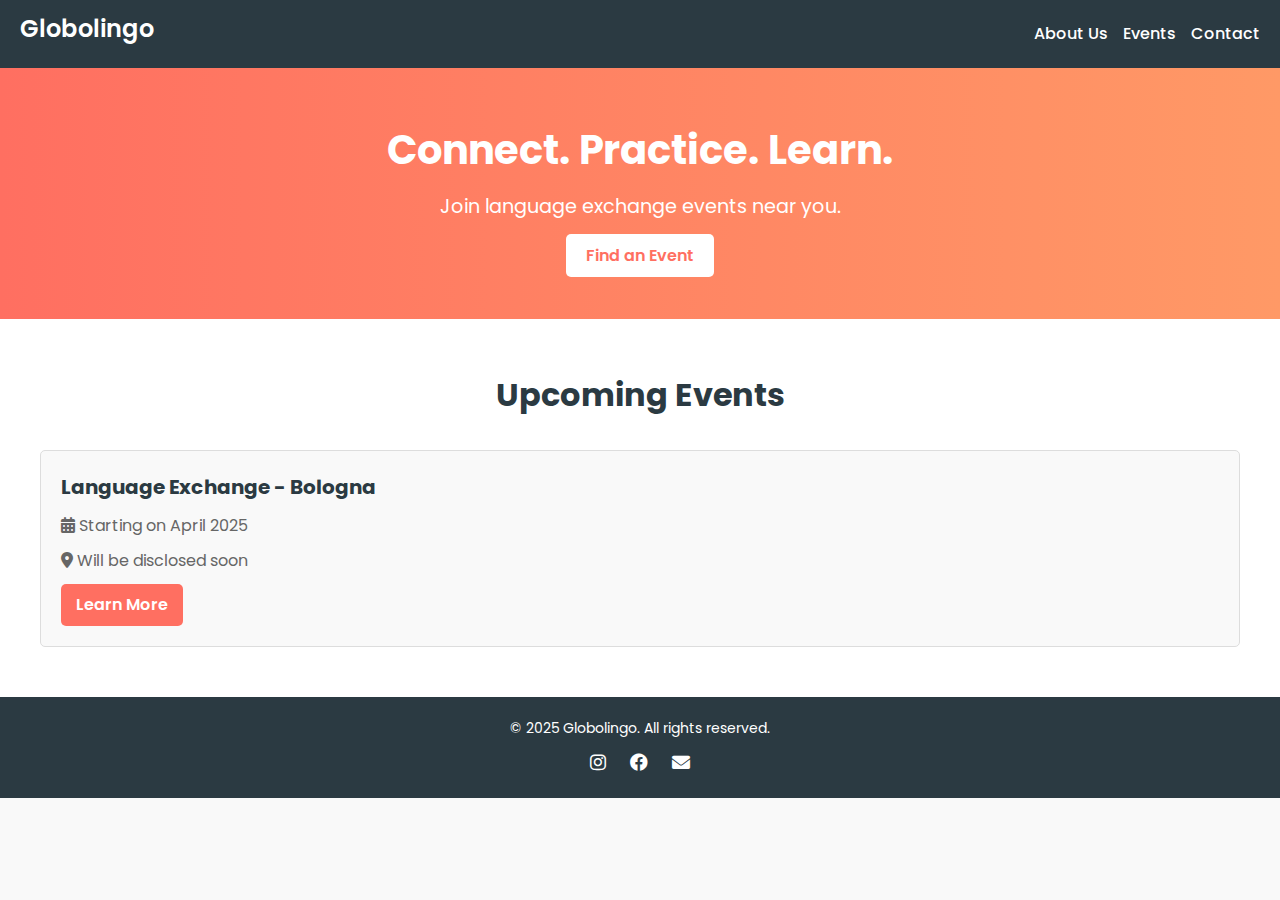
<file: index.html>
<!DOCTYPE html>
<html lang="en">
<head>
    <!-- Google tag (gtag.js) -->
<script async src="https://www.googletagmanager.com/gtag/js?id=G-N5LBRDZGV0"></script>
<script>
  window.dataLayer = window.dataLayer || [];
  function gtag(){dataLayer.push(arguments);}
  gtag('js', new Date());

  gtag('config', 'G-N5LBRDZGV0');
</script>
    
    <meta charset="UTF-8">
    <meta name="viewport" content="width=device-width, initial-scale=1.0">
    <title>Globolingo</title>
    <link rel="stylesheet" href="styles.css">
    <link rel="stylesheet" href="https://cdnjs.cloudflare.com/ajax/libs/font-awesome/6.0.0-beta3/css/all.min.css">
    <link href="https://fonts.googleapis.com/css2?family=Poppins:wght@400;600&display=swap" rel="stylesheet">
    <link rel="icon" type="image/x-icon" href="favicon.ico">
</head>
<body>
    <header>
        <div class="container">
            <h1 class="logo">Globolingo</h1>
            <nav>
                <ul>
                    <li><a href="about-us.html">About Us</a></li>
                    <li><a href="#events">Events</a></li>
                    <li><a href="contact.html">Contact</a></li>
                </ul>
            </nav>
        </div>
    </header>

    <section class="hero">
        <div class="container">
            <h2>Connect. Practice. Learn.</h2>
            <p>Join language exchange events near you.</p>
            <a href="#events" class="cta">Find an Event</a>
        </div>
    </section>

    <section id="events" class="events">
        <div class="container">
            <h2>Upcoming Events</h2>
            <div class="event-list">
                <div class="event">
                    <h3>Language Exchange - Bologna</h3>
                    <p><i class="fas fa-calendar-alt"></i> Starting on April 2025</p>
                    <p><i class="fas fa-map-marker-alt"></i> Will be disclosed soon</p>
                    <a href="#" class="btn">Learn More</a>
                </div>
            </div>
        </div>
    </section>

    <footer>
        <p>&copy; 2025 Globolingo. All rights reserved.</p>
        <div class="social">
            <a href="https://www.instagram.com/globolingo" target="_blank"><i class="fab fa-instagram"></i></a>
            <a href="https://www.facebook.com/globolingo" target="_blank"><i class="fab fa-facebook"></i></a>
            <a href="mailto:info.globolingo@gmail.com"><i class="fas fa-envelope"></i></a>
        </div>
    </footer>
</body>
</html>
</file>
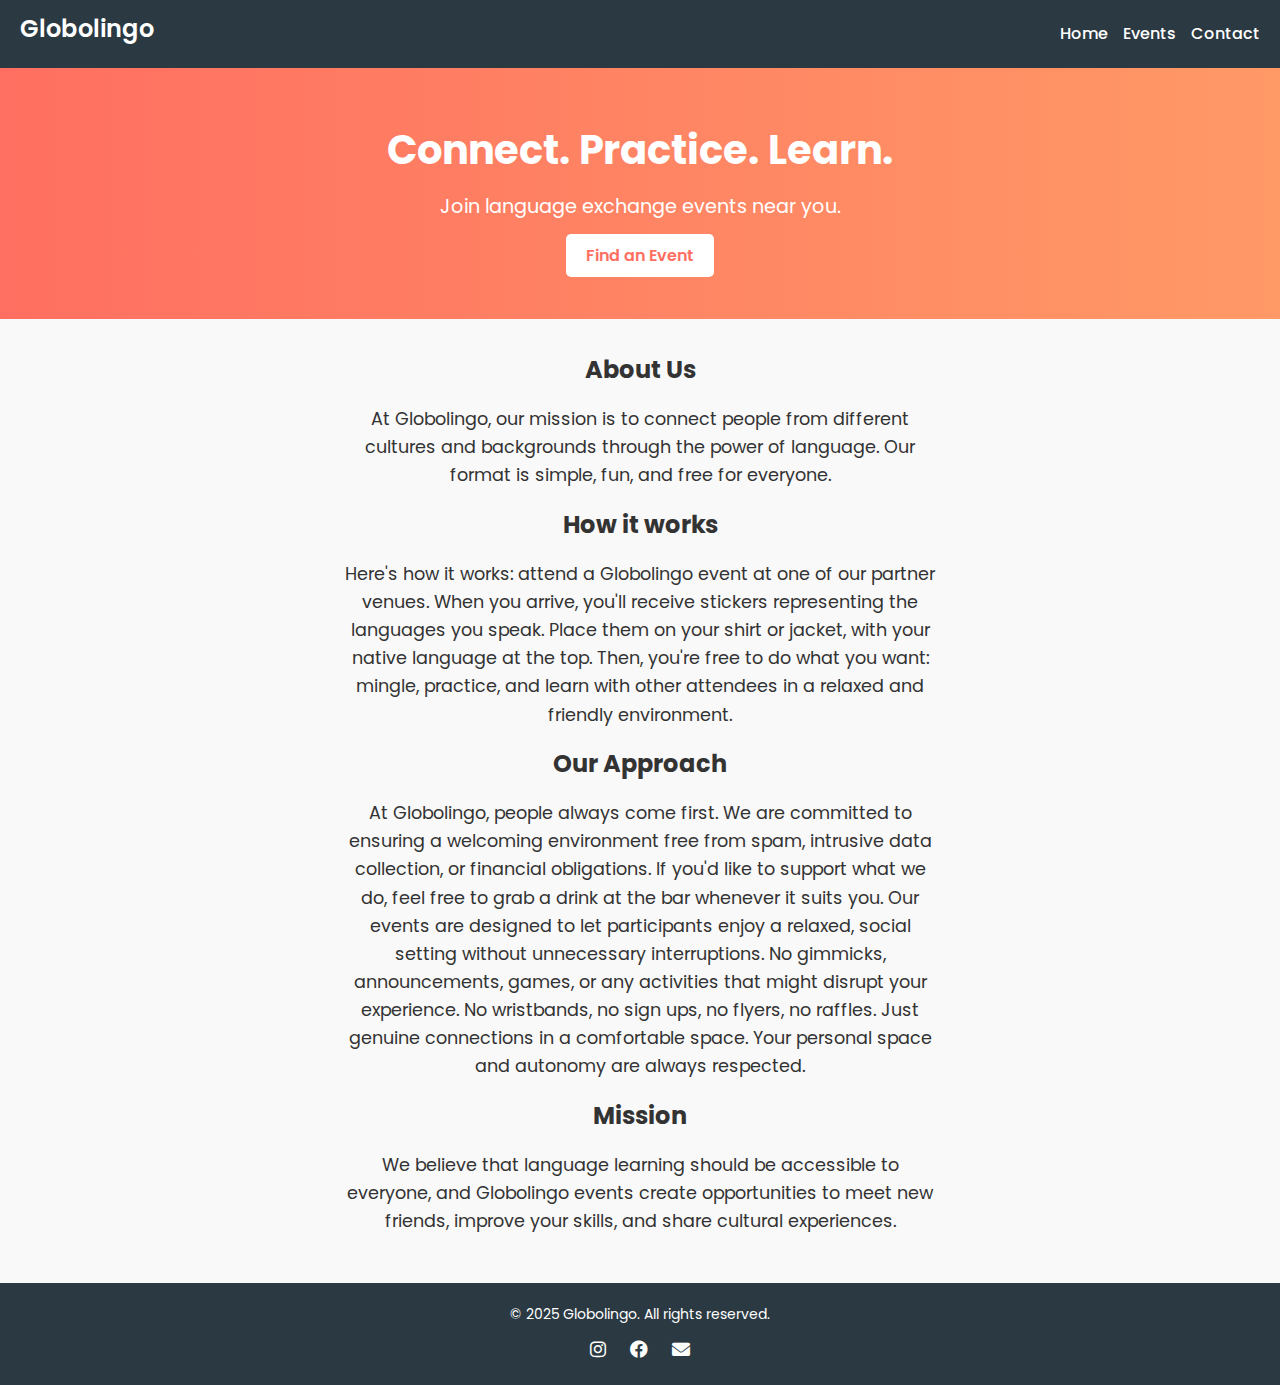
<file: about-us.html>
<!DOCTYPE html>
<html lang="en">
<head>
    <!-- Google tag (gtag.js) -->
<script async src="https://www.googletagmanager.com/gtag/js?id=G-N5LBRDZGV0"></script>
<script>
  window.dataLayer = window.dataLayer || [];
  function gtag(){dataLayer.push(arguments);}
  gtag('js', new Date());

  gtag('config', 'G-N5LBRDZGV0');
</script>
    
    <meta charset="UTF-8">
    <meta name="viewport" content="width=device-width, initial-scale=1.0">
    <title>About Us - Globolingo</title>
    <link rel="icon" type="image/x-icon" href="favicon.ico">
    <link rel="stylesheet" href="styles.css">
    <link rel="stylesheet" href="https://cdnjs.cloudflare.com/ajax/libs/font-awesome/6.0.0-beta3/css/all.min.css">
    <link href="https://fonts.googleapis.com/css2?family=Poppins:wght@400;600&display=swap" rel="stylesheet">
</head>
<body>
    <header>
        <div class="container">
            <h1 class="logo">Globolingo</h1>
            <nav>
                <ul>
                    <li><a href="index.html">Home</a></li>
                    <li><a href="#events">Events</a></li>
                    <li><a href="contact.html">Contact</a></li>
                </ul>
            </nav>
        </div>
    </header>
    
    <section class="hero">
        <div class="container">
            <h2>Connect. Practice. Learn.</h2>
            <p>Join language exchange events near you.</p>
            <a href="#events" class="cta">Find an Event</a>
        </div>
    </section>
    
    <section class="about">
        <div class="container">
            <h2>About Us</h2>
            <p>
                At Globolingo, our mission is to connect people from different cultures and backgrounds through the power of language. 
                Our format is simple, fun, and free for everyone.
            </p>
            <h2>How it works</h2>
            <p>
                Here's how it works: attend a Globolingo event at one of our partner venues. When you arrive, you'll receive stickers 
                representing the languages you speak. Place them on your shirt or jacket, with your native language at the top. Then, you're free to do what you want: 
                mingle, practice, and learn with other attendees in a relaxed and friendly environment.
            </p>
            <h2>Our Approach</h2>
            <p>
            At Globolingo, people always come first. We are committed to ensuring a welcoming environment free from spam, intrusive data collection, or financial obligations. If you'd like to support what we do, feel free to grab a drink at the bar whenever it suits you.
            Our events are designed to let participants enjoy a relaxed, social setting without unnecessary interruptions. No gimmicks, announcements, games, or any activities that might disrupt your experience. No wristbands, no sign ups, no flyers, no raffles. Just genuine connections in a comfortable space. Your personal space and autonomy are always respected.
            </p>
            <h2>Mission</h2>
            <p>
                We believe that language learning should be accessible to everyone, and Globolingo events create opportunities to meet 
                new friends, improve your skills, and share cultural experiences.
            </p>
        </div>
    </section>

    <footer>
        <p>&copy; 2025 Globolingo. All rights reserved.</p>
        <div class="social">
            <a href="https://www.instagram.com/globolingo" target="_blank"><i class="fab fa-instagram"></i></a>
            <a href="https://www.facebook.com/globolingo" target="_blank"><i class="fab fa-facebook"></i></a>
            <a href="mailto:info.globolingo@gmail.com"><i class="fas fa-envelope"></i></a>
        </div>
    </footer>
</body>
</html>
</file>
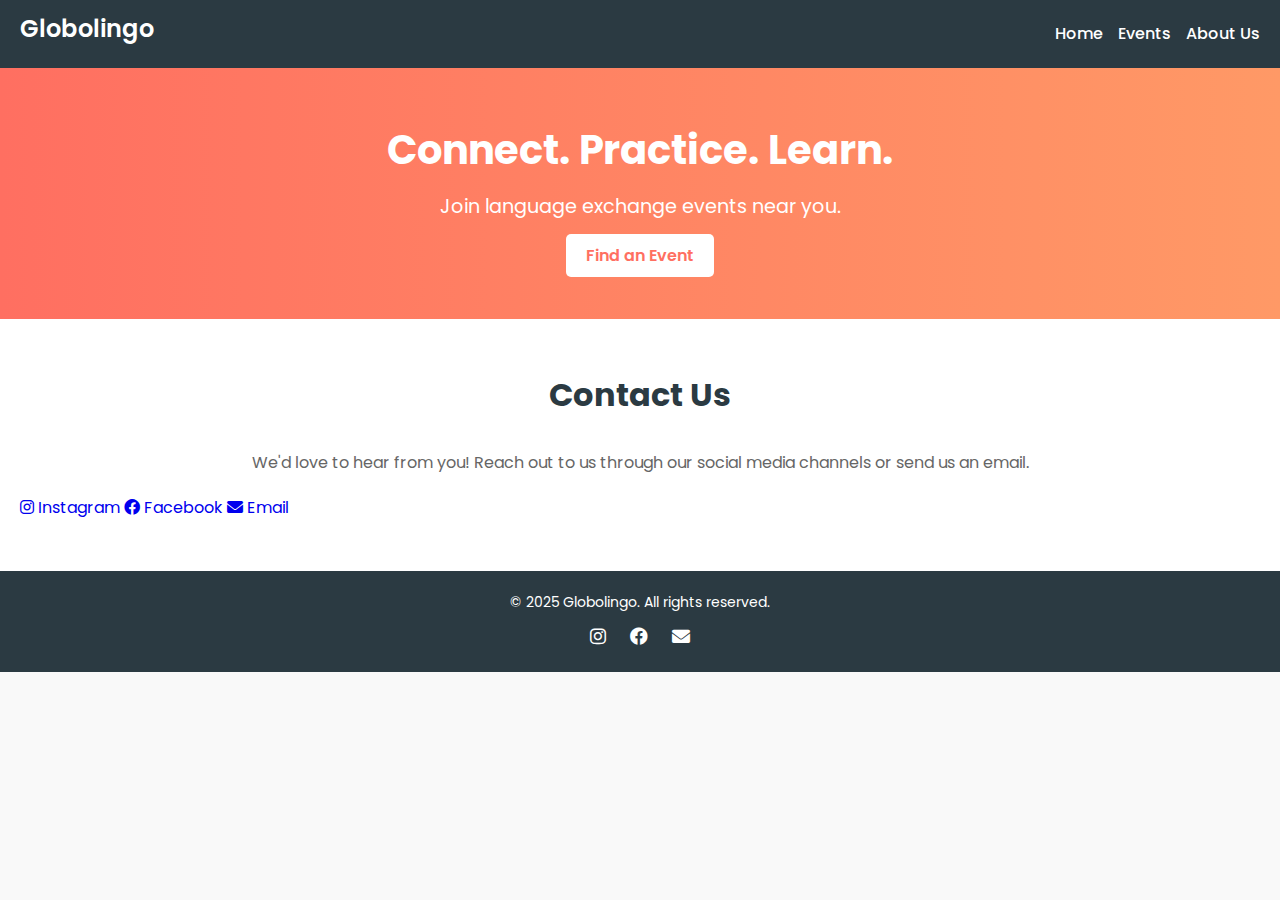
<file: contact.html>
<!DOCTYPE html>
<html lang="en">
<head>
    <!-- Google tag (gtag.js) -->
    <script async src="https://www.googletagmanager.com/gtag/js?id=G-N5LBRDZGV0"></script>
    <script>
      window.dataLayer = window.dataLayer || [];
      function gtag(){dataLayer.push(arguments);}
      gtag('js', new Date());

      gtag('config', 'G-N5LBRDZGV0');
    </script>

    <meta charset="UTF-8">
    <meta name="viewport" content="width=device-width, initial-scale=1.0">
    <title>Contact Us - Globolingo</title>
    <link rel="icon" type="image/x-icon" href="favicon.ico">
    <link rel="stylesheet" href="styles.css">
    <link rel="stylesheet" href="https://cdnjs.cloudflare.com/ajax/libs/font-awesome/6.0.0-beta3/css/all.min.css">
    <link href="https://fonts.googleapis.com/css2?family=Poppins:wght@400;600&display=swap" rel="stylesheet">
</head>
<body>
    <header>
        <div class="container">
            <h1 class="logo">Globolingo</h1>
            <nav>
                <ul>
                    <li><a href="index.html">Home</a></li>
                    <li><a href="#events">Events</a></li>
                    <li><a href="about-us.html">About Us</a></li>
                </ul>
            </nav>
        </div>
    </header>

        <section class="hero">
        <div class="container">
            <h2>Connect. Practice. Learn.</h2>
            <p>Join language exchange events near you.</p>
            <a href="#events" class="cta">Find an Event</a>
        </div>
    </section>

    <main>
        <section class="contact">
            <div class="container">
                <h2>Contact Us</h2>
                <p>We'd love to hear from you! Reach out to us through our social media channels or send us an email.</p>

                <div class="contact-links">
                    <a href="https://www.instagram.com/globolingo" target="_blank" class="contact-link">
                        <i class="fab fa-instagram"></i>
                        <span>Instagram</span>
                    </a>
                    <a href="https://www.facebook.com/globolingo" target="_blank" class="contact-link">
                        <i class="fab fa-facebook"></i>
                        <span>Facebook</span>
                    </a>
                    <a href="mailto:info.globolingo@gmail.com" class="contact-link">
                        <i class="fas fa-envelope"></i>
                        <span>Email</span>
                    </a>
                </div>
            </div>
        </section>
    </main>

    <footer>
        <p>&copy; 2025 Globolingo. All rights reserved.</p>
        <div class="social">
            <a href="https://www.instagram.com/globolingo" target="_blank"><i class="fab fa-instagram"></i></a>
            <a href="https://www.facebook.com/globolingo" target="_blank"><i class="fab fa-facebook"></i></a>
            <a href="mailto:info.globolingo@gmail.com"><i class="fas fa-envelope"></i></a>
        </div>
    </footer>
</body>
</html>
</file>
<file: styles.css>
/* General Reset */
body, h1, h2, h3, p, ul, li, a {
    margin: 0;
    padding: 0;
    text-decoration: none;
    list-style: none;
    box-sizing: border-box;
}

body {
    font-family: 'Poppins', sans-serif;
    line-height: 1.6;
    color: #333;
    background-color: #f9f9f9;
}

/* Header */
header {
    background-color: #2b3a42;
    color: #ffffff;
    padding: 10px 20px;
}

header .container {
    display: flex;
    justify-content: space-between;
    align-items: center;
    flex-wrap: wrap;
}

header .logo {
    font-size: 24px;
    font-weight: 600;
    margin-bottom: 10px;
}

header nav ul {
    display: flex;
    gap: 15px;
    flex-wrap: wrap;
}

header nav ul li a {
    color: #ffffff;
    font-weight: 500;
    transition: color 0.3s;
}

header nav ul li a:hover {
    color: #ff6f61;
}

/* Hero Section */
.hero {
    background: linear-gradient(to right, #ff6f61, #ff9966);
    color: #ffffff;
    padding: 50px 20px;
    text-align: center;
}

.hero h2 {
    font-size: 2.5rem;
    margin-bottom: 10px;
}

.hero p {
    margin-bottom: 20px;
    font-size: 1.2rem;
}

.hero .cta {
    background-color: #ffffff;
    color: #ff6f61;
    padding: 10px 20px;
    border-radius: 5px;
    font-weight: 600;
    transition: background-color 0.3s, color 0.3s;
}

.hero .cta:hover {
    background-color: #ff6f61;
    color: #ffffff;
}

/* Events Section */
.events {
    padding: 50px 20px;
    background-color: #ffffff;
}

.events .container {
    max-width: 1200px;
    margin: auto;
    text-align: center;
}

.events h2 {
    font-size: 2rem;
    margin-bottom: 30px;
    color: #2b3a42;
}

.event-list {
    display: grid;
    grid-template-columns: repeat(auto-fit, minmax(300px, 1fr));
    gap: 20px;
}

.event {
    background-color: #f9f9f9;
    padding: 20px;
    border: 1px solid #ddd;
    border-radius: 5px;
    text-align: left;
    transition: box-shadow 0.3s;
}

.event:hover {
    box-shadow: 0 4px 8px rgba(0, 0, 0, 0.1);
}

.event h3 {
    font-size: 1.25rem;
    color: #2b3a42;
    margin-bottom: 10px;
}

.event p {
    margin-bottom: 10px;
    font-size: 1rem;
    color: #666;
}

.event .btn {
    background-color: #ff6f61;
    color: #ffffff;
    padding: 8px 15px;
    border-radius: 5px;
    font-weight: 600;
    display: inline-block;
    transition: background-color 0.3s;
}

.event .btn:hover {
    background-color: #2b3a42;
}

/* Footer */
footer {
    background-color: #2b3a42;
    color: #ffffff;
    padding: 20px;
    text-align: center;
}

footer p {
    margin-bottom: 10px;
    font-size: 14px;
}

footer .social a {
    color: #ffffff;
    margin: 0 10px;
    font-size: 18px;
    transition: color 0.3s;
}

footer .social a:hover {
    color: #ff6f61;
}

/* About Section */
.about {
    display: flex;
    justify-content: center;
    align-items: center;
    flex-direction: column;
    text-align: center;
    padding: 2rem;
    min-height: 80vh;
    background-color: #f9f9f9;
}

.about p {
    max-width: 600px;
    margin: 1rem 0;
    line-height: 1.6;
    font-size: 1.1rem;
    color: #333;
}

/* Contact Section */
.contact {
    padding: 50px 20px;
    background-color: #ffffff;
}

.contact h2 {
    font-size: 2rem;
    margin-bottom: 30px;
    color: #2b3a42;
    text-align: center;
}

.contact p {
    text-align: center;
    margin-bottom: 20px;
    color: #666;
    font-size: 1rem;
}

.contact .social-links {
    display: flex;
    justify-content: center;
    gap: 20px;
    margin-top: 20px;
}

.contact .social-links a {
    color: #2b3a42;
    font-size: 24px;
    transition: color 0.3s;
}

.contact .social-links a:hover {
    color: #ff6f61;
}

/* Responsive Design */
@media (max-width: 768px) {
    header .container {
        flex-direction: column;
        text-align: center;
    }

    .hero h2 {
        font-size: 2rem;
    }

    .hero p {
        font-size: 1rem;
    }

    .event-list {
        grid-template-columns: 1fr;
    }

    .about p {
        font-size: 1rem;
    }
}

@media (max-width: 480px) {
    header .logo {
        font-size: 20px;
    }

    header nav ul {
        flex-direction: column;
        gap: 10px;
    }

    .hero h2 {
        font-size: 1.5rem;
    }

    .hero p {
        font-size: 0.9rem;
    }

    .about p {
        font-size: 0.9rem;
    }
}
</file>
